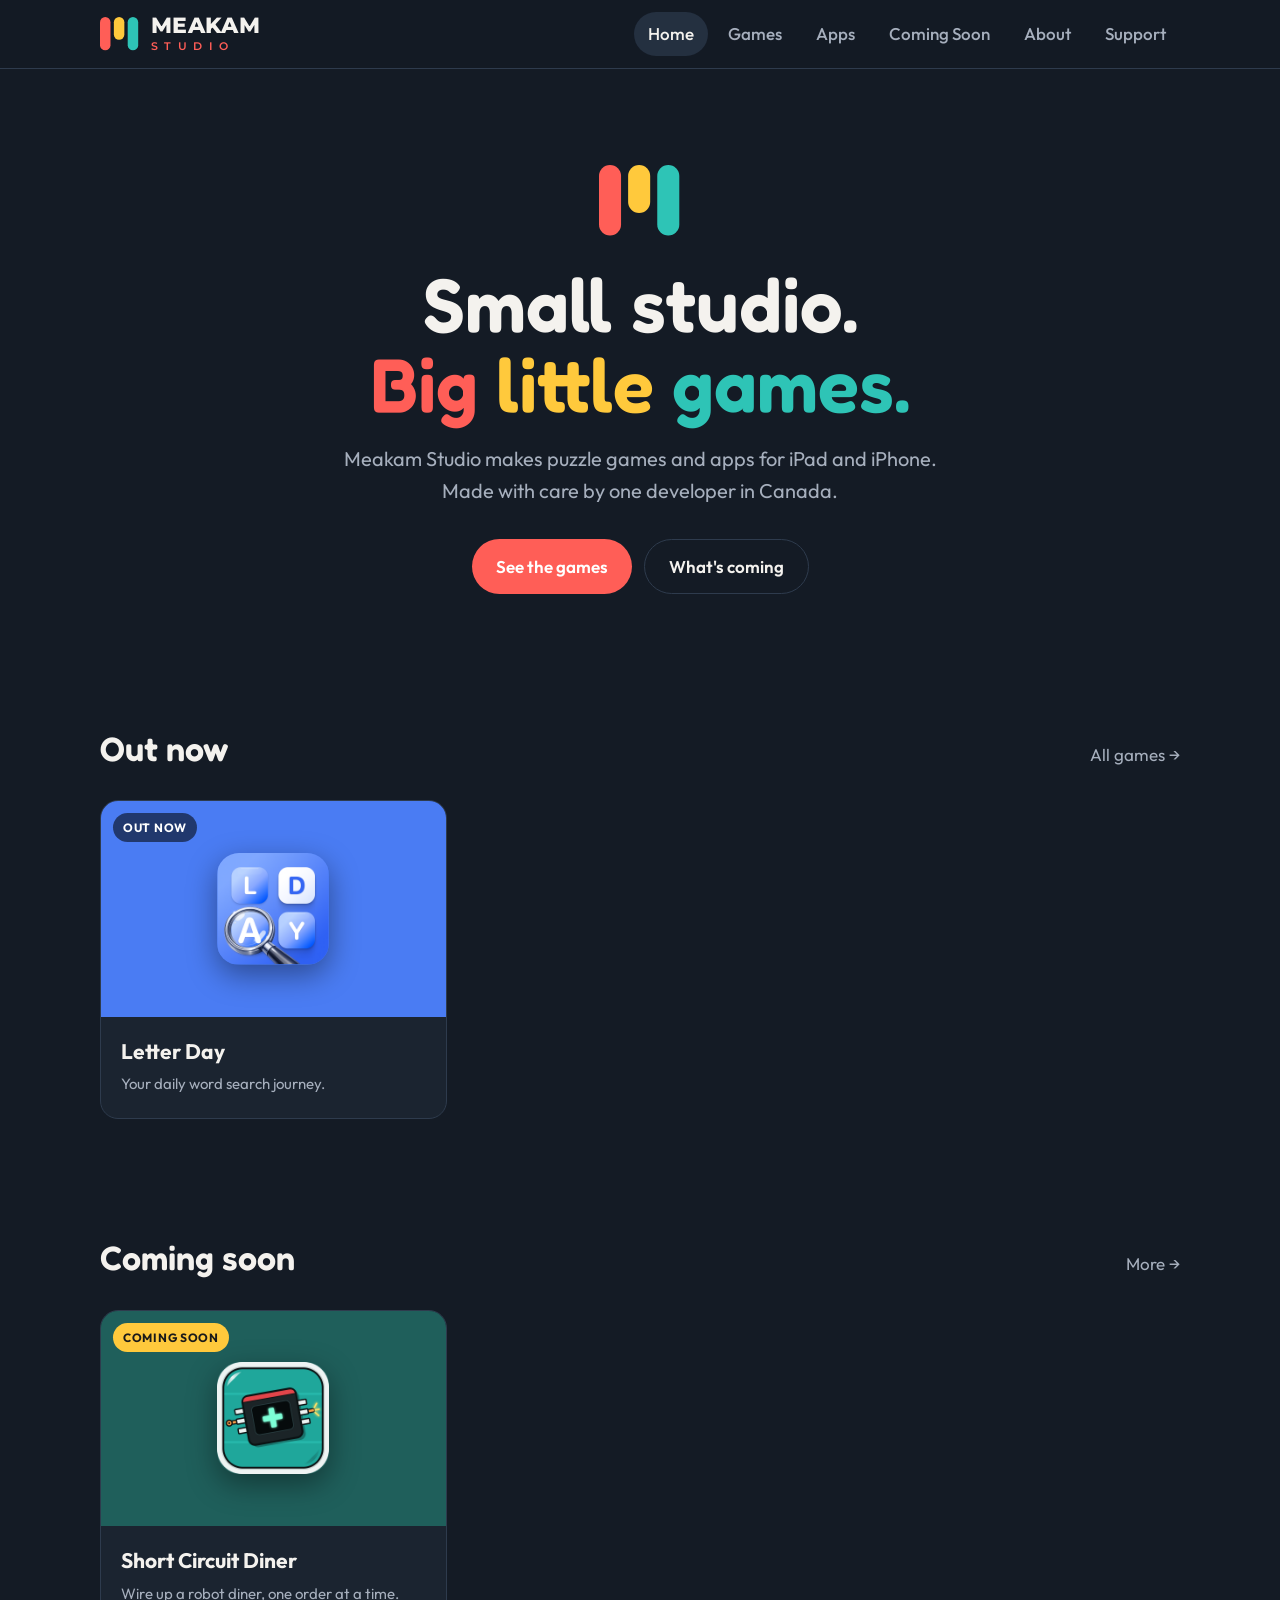
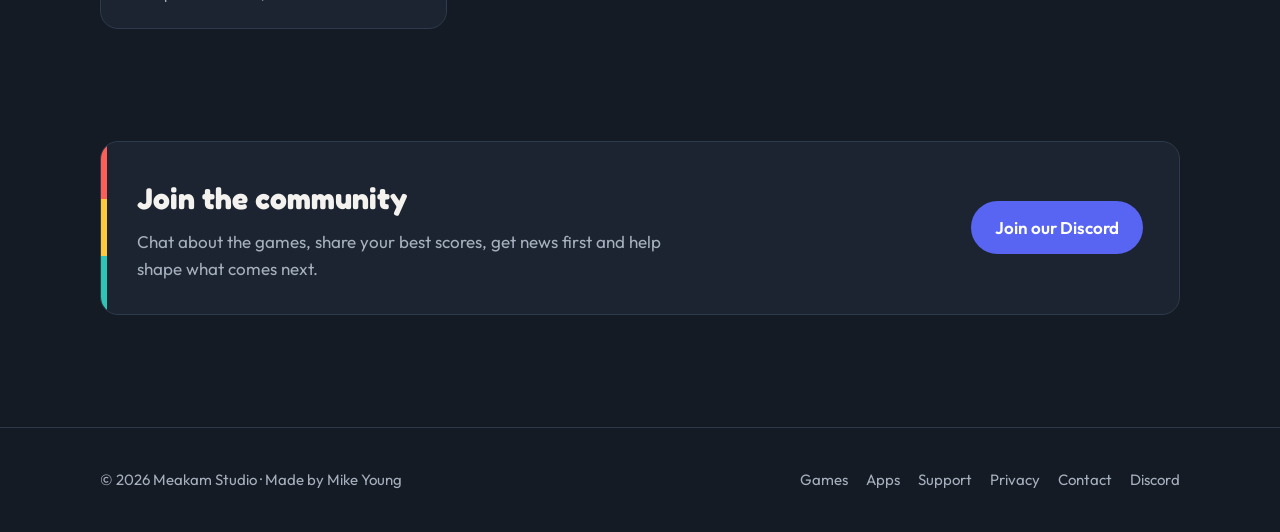
<file: index.html>
<!doctype html>
<html lang="en">
<head>
<meta charset="utf-8">
<meta name="viewport" content="width=device-width, initial-scale=1">
<title>Meakam Studio — Games and apps for iPad and iPhone</title>
<meta name="description" content="Meakam Studio — puzzle games and apps for iPad and iPhone by Mike Young.">
<link rel="icon" href="assets/favicon.png">
<link rel="apple-touch-icon" href="assets/apple-touch-icon.png">
<link rel="preconnect" href="https://fonts.googleapis.com">
<link rel="preconnect" href="https://fonts.gstatic.com" crossorigin>
<link href="https://fonts.googleapis.com/css2?family=Fredoka:wght@500;600&family=Montserrat:wght@600;800&family=Outfit:wght@400;500;600;700&display=swap" rel="stylesheet">
<link rel="stylesheet" href="css/style.css?v=5">
</head>
<body data-page="home">
<header id="site-header"></header>
<main>

<section class="hero">
  <div class="wrap">
    <img class="mark" src="/assets/brand/meakam-mark.svg" alt="">
    <h1>Small studio.<br><span>Big</span> <span class="y">little</span> <span class="t">games.</span></h1>
    <p>Meakam Studio makes puzzle games and apps for iPad and iPhone. Made with care by one developer in Canada.</p>
    <div class="btn-row">
      <a class="btn" href="games.html">See the games</a>
      <a class="btn ghost" href="upcoming.html">What's coming</a>
    </div>
  </div>
</section>

<section>
  <div class="wrap">
    <div class="section-title"><h2>Out now</h2><a href="games.html">All games →</a></div>
    <div data-list="all" data-status="released"></div>
  </div>
</section>

<section>
  <div class="wrap">
    <div class="section-title"><h2>Coming soon</h2><a href="upcoming.html">More →</a></div>
    <div data-list="all" data-status="coming-soon"></div>
  </div>
</section>

<section>
  <div class="wrap">
    <div class="community">
      <div>
        <h2>Join the community</h2>
        <p>Chat about the games, share your best scores, get news first and help shape what comes next.</p>
      </div>
      <a class="btn discord" href="https://discord.gg/af3x94nThv" target="_blank" rel="noopener">Join our Discord</a>
    </div>
  </div>
</section>
</main>
<footer id="site-footer"></footer>
<script src="js/projects.js?v=5"></script>
<script src="js/site.js?v=5"></script>
</body>
</html>
</file>
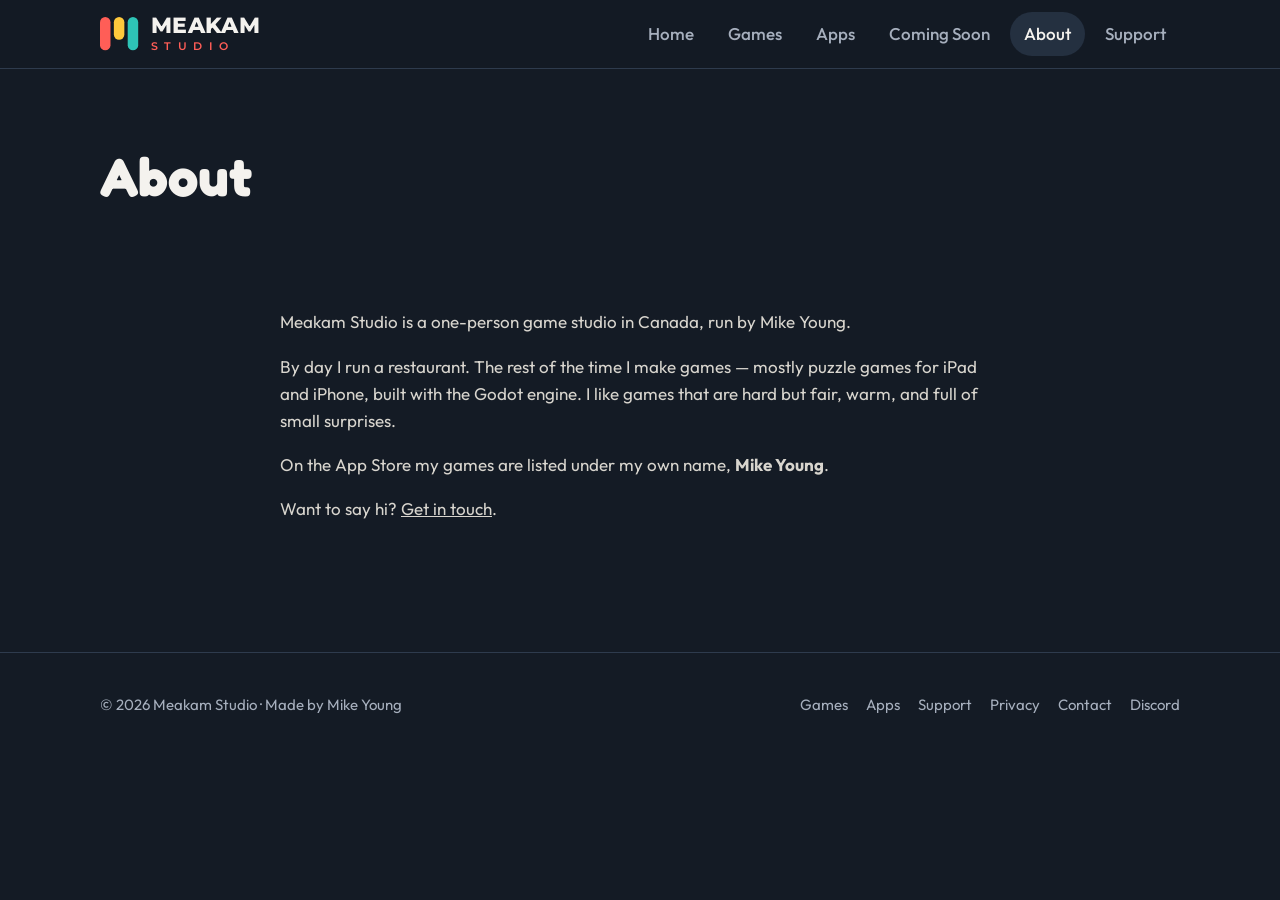
<file: about.html>
<!doctype html>
<html lang="en">
<head>
<meta charset="utf-8">
<meta name="viewport" content="width=device-width, initial-scale=1">
<title>About — Meakam Studio</title>
<meta name="description" content="Meakam Studio — puzzle games and apps for iPad and iPhone by Mike Young.">
<link rel="icon" href="assets/favicon.png">
<link rel="apple-touch-icon" href="assets/apple-touch-icon.png">
<link rel="preconnect" href="https://fonts.googleapis.com">
<link rel="preconnect" href="https://fonts.gstatic.com" crossorigin>
<link href="https://fonts.googleapis.com/css2?family=Fredoka:wght@500;600&family=Montserrat:wght@600;800&family=Outfit:wght@400;500;600;700&display=swap" rel="stylesheet">
<link rel="stylesheet" href="css/style.css?v=5">
</head>
<body data-page="about">
<header id="site-header"></header>
<main>

<div class="wrap page-head"><h1>About</h1></div>
<section>
  <div class="wrap prose">
    <p>Meakam Studio is a one-person game studio in Canada, run by Mike Young.</p>
    <p>By day I run a restaurant. The rest of the time I make games — mostly puzzle games for iPad and iPhone, built with the Godot engine. I like games that are hard but fair, warm, and full of small surprises.</p>
    <p>On the App Store my games are listed under my own name, <strong>Mike Young</strong>.</p>
    <p>Want to say hi? <a href="support.html">Get in touch</a>.</p>
  </div>
</section>
</main>
<footer id="site-footer"></footer>
<script src="js/projects.js?v=5"></script>
<script src="js/site.js?v=5"></script>
</body>
</html>
</file>
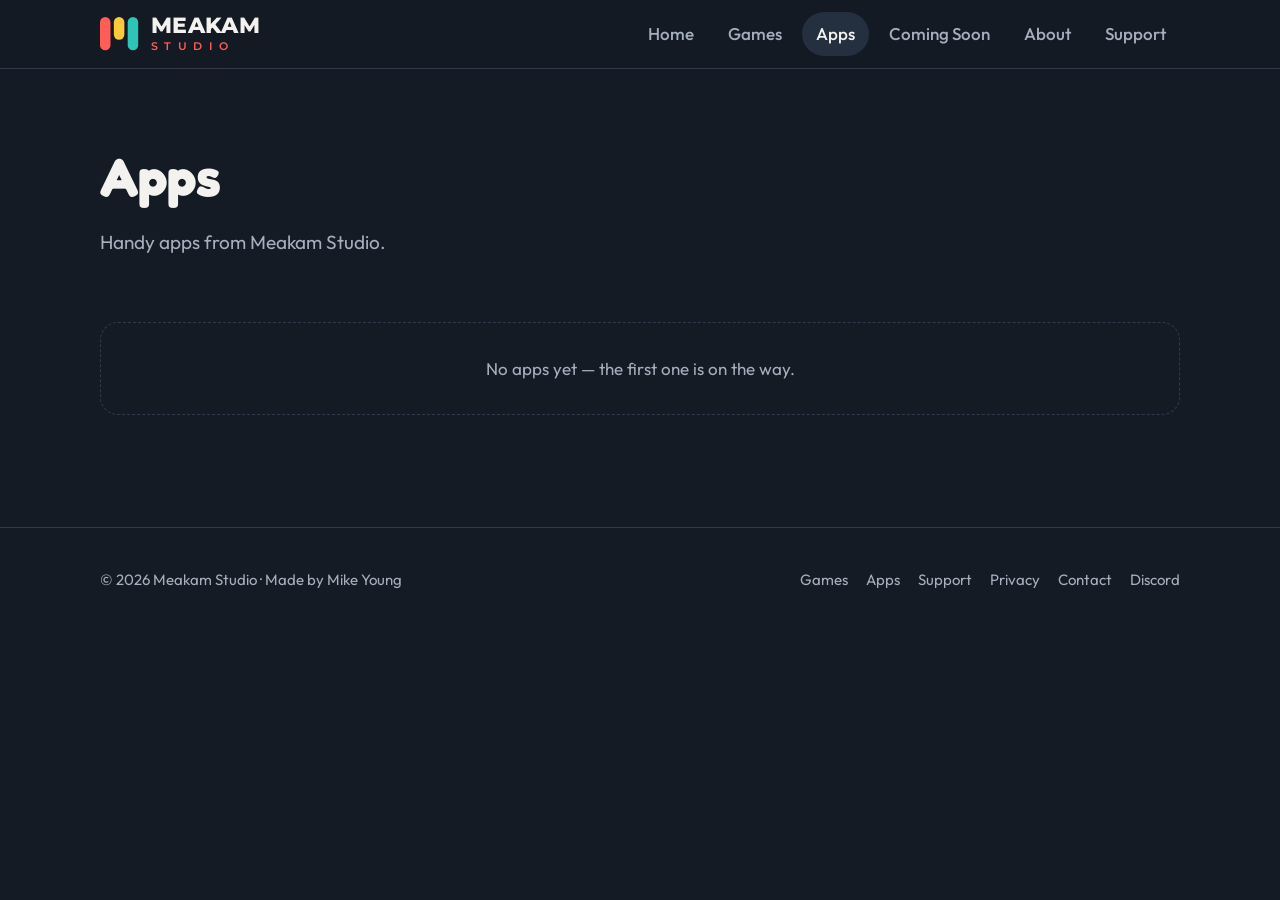
<file: apps.html>
<!doctype html>
<html lang="en">
<head>
<meta charset="utf-8">
<meta name="viewport" content="width=device-width, initial-scale=1">
<title>Apps — Meakam Studio</title>
<meta name="description" content="Meakam Studio — puzzle games and apps for iPad and iPhone by Mike Young.">
<link rel="icon" href="assets/favicon.png">
<link rel="apple-touch-icon" href="assets/apple-touch-icon.png">
<link rel="preconnect" href="https://fonts.googleapis.com">
<link rel="preconnect" href="https://fonts.gstatic.com" crossorigin>
<link href="https://fonts.googleapis.com/css2?family=Fredoka:wght@500;600&family=Montserrat:wght@600;800&family=Outfit:wght@400;500;600;700&display=swap" rel="stylesheet">
<link rel="stylesheet" href="css/style.css?v=5">
</head>
<body data-page="apps">
<header id="site-header"></header>
<main>

<div class="wrap page-head"><h1>Apps</h1><p>Handy apps from Meakam Studio.</p></div>
<section><div class="wrap"><div data-list="app" data-empty="No apps yet — the first one is on the way."></div></div></section>
</main>
<footer id="site-footer"></footer>
<script src="js/projects.js?v=5"></script>
<script src="js/site.js?v=5"></script>
</body>
</html>
</file>
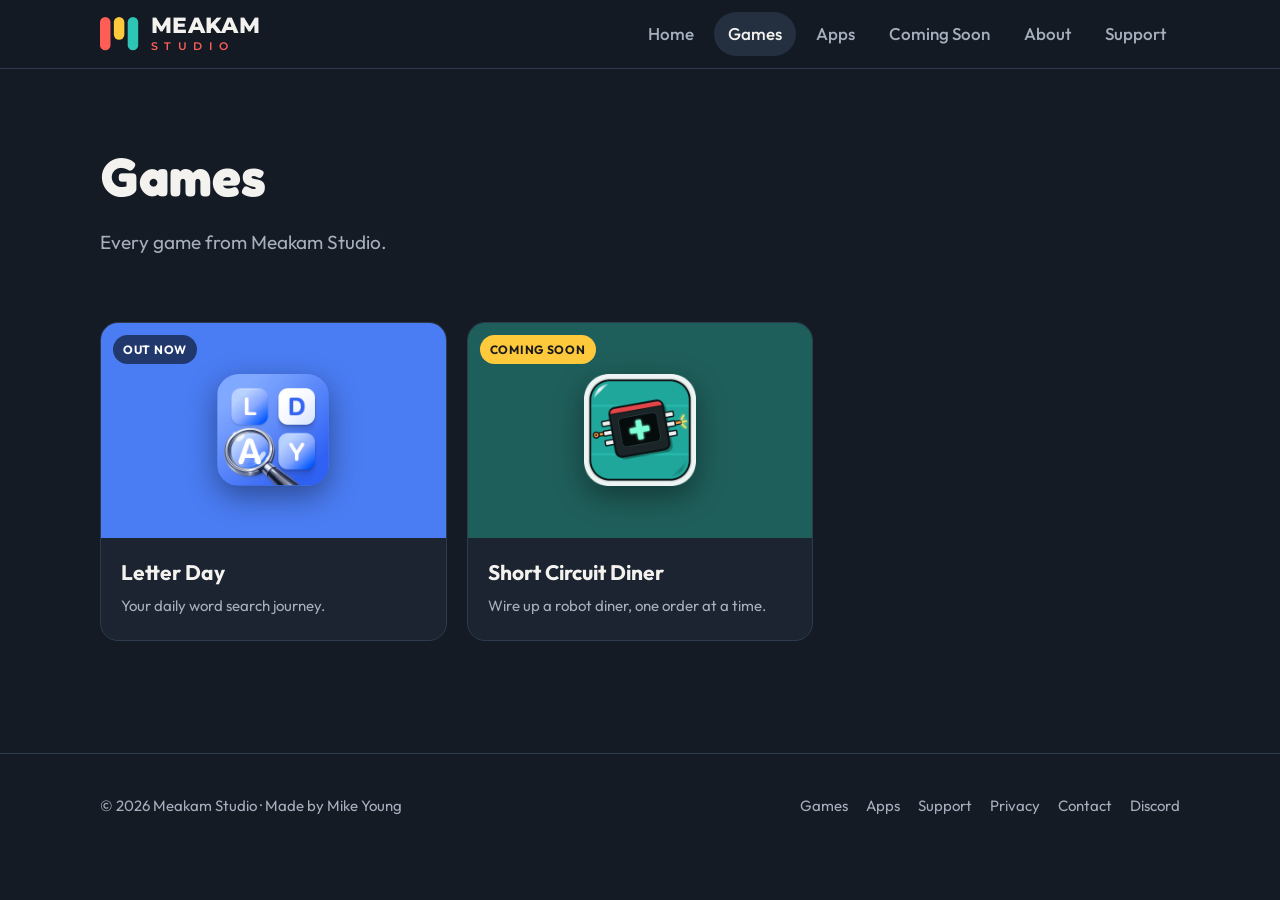
<file: games.html>
<!doctype html>
<html lang="en">
<head>
<meta charset="utf-8">
<meta name="viewport" content="width=device-width, initial-scale=1">
<title>Games — Meakam Studio</title>
<meta name="description" content="Meakam Studio — puzzle games and apps for iPad and iPhone by Mike Young.">
<link rel="icon" href="assets/favicon.png">
<link rel="apple-touch-icon" href="assets/apple-touch-icon.png">
<link rel="preconnect" href="https://fonts.googleapis.com">
<link rel="preconnect" href="https://fonts.gstatic.com" crossorigin>
<link href="https://fonts.googleapis.com/css2?family=Fredoka:wght@500;600&family=Montserrat:wght@600;800&family=Outfit:wght@400;500;600;700&display=swap" rel="stylesheet">
<link rel="stylesheet" href="css/style.css?v=5">
</head>
<body data-page="games">
<header id="site-header"></header>
<main>

<div class="wrap page-head"><h1>Games</h1><p>Every game from Meakam Studio.</p></div>
<section><div class="wrap"><div data-list="game"></div></div></section>
</main>
<footer id="site-footer"></footer>
<script src="js/projects.js?v=5"></script>
<script src="js/site.js?v=5"></script>
</body>
</html>
</file>
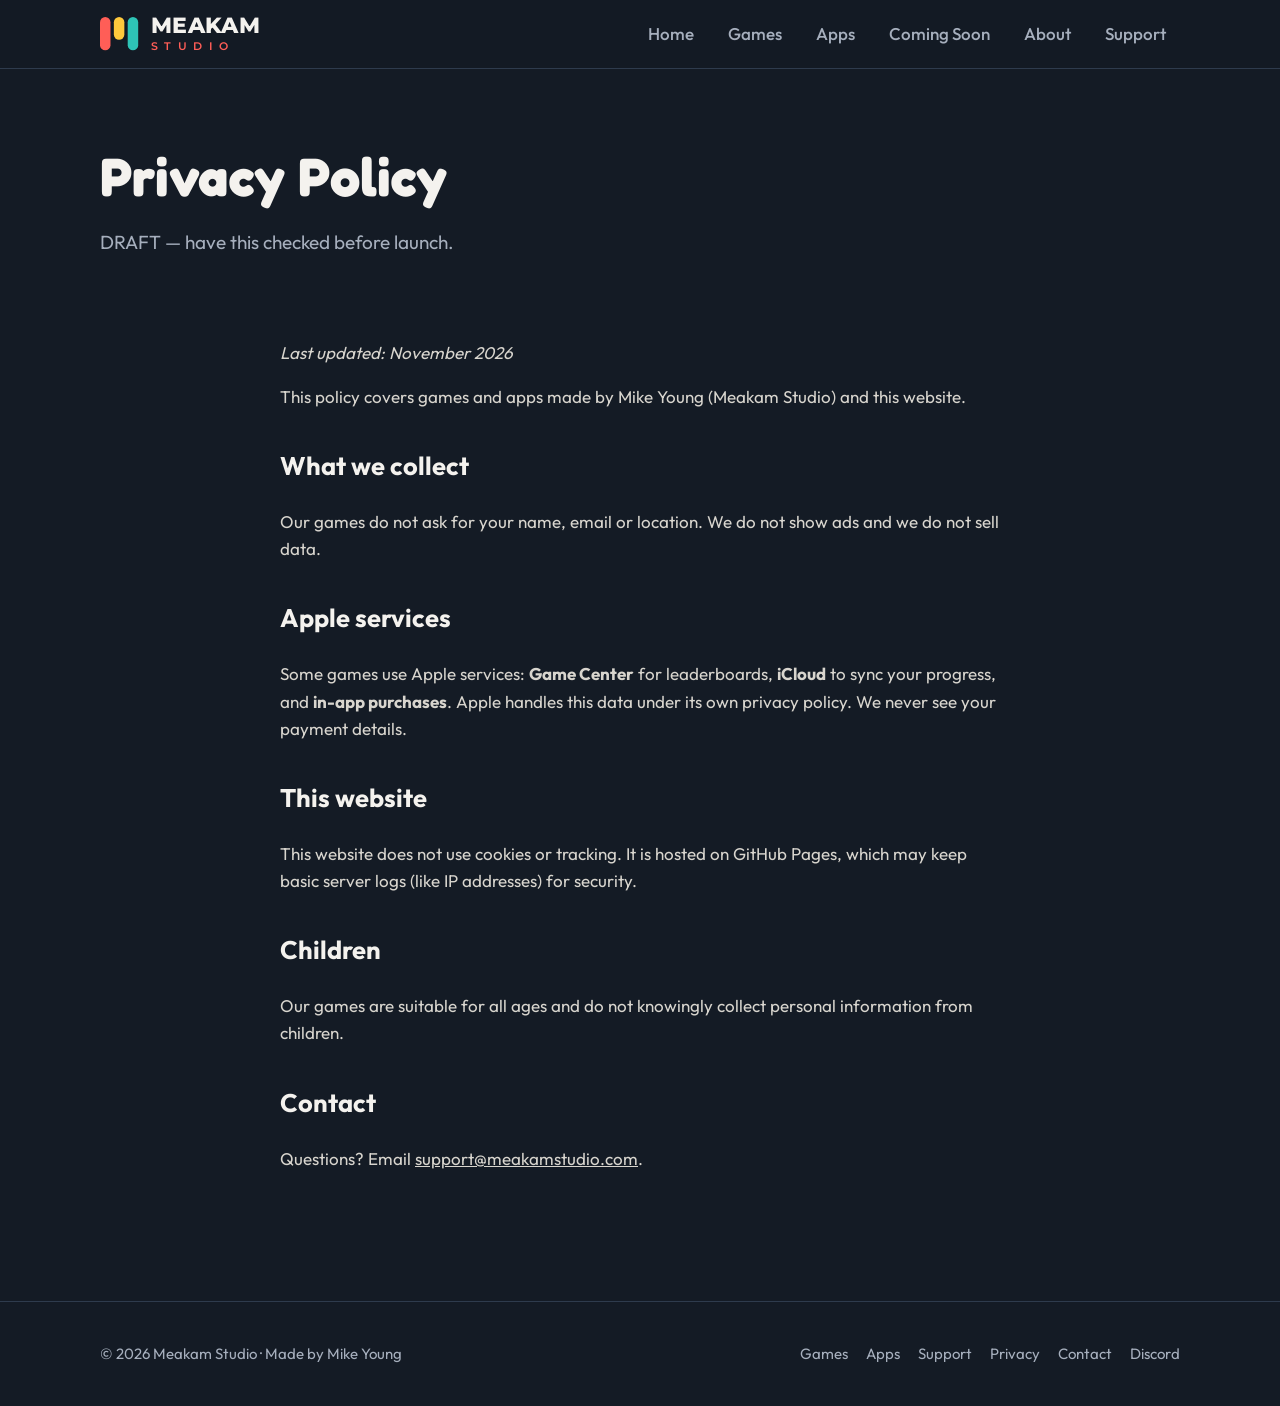
<file: privacy.html>
<!doctype html>
<html lang="en">
<head>
<meta charset="utf-8">
<meta name="viewport" content="width=device-width, initial-scale=1">
<title>Privacy Policy — Meakam Studio</title>
<meta name="description" content="Meakam Studio — puzzle games and apps for iPad and iPhone by Mike Young.">
<link rel="icon" href="assets/favicon.png">
<link rel="apple-touch-icon" href="assets/apple-touch-icon.png">
<link rel="preconnect" href="https://fonts.googleapis.com">
<link rel="preconnect" href="https://fonts.gstatic.com" crossorigin>
<link href="https://fonts.googleapis.com/css2?family=Fredoka:wght@500;600&family=Montserrat:wght@600;800&family=Outfit:wght@400;500;600;700&display=swap" rel="stylesheet">
<link rel="stylesheet" href="css/style.css?v=5">
</head>
<body data-page="">
<header id="site-header"></header>
<main>

<div class="wrap page-head"><h1>Privacy Policy</h1><p>DRAFT — have this checked before launch.</p></div>
<section>
  <div class="wrap prose">
    <p><em>Last updated: November 2026</em></p>
    <p>This policy covers games and apps made by Mike Young (Meakam Studio) and this website.</p>
    <h2>What we collect</h2>
    <p>Our games do not ask for your name, email or location. We do not show ads and we do not sell data.</p>
    <h2>Apple services</h2>
    <p>Some games use Apple services: <strong>Game Center</strong> for leaderboards, <strong>iCloud</strong> to sync your progress, and <strong>in-app purchases</strong>. Apple handles this data under its own privacy policy. We never see your payment details.</p>
    <h2>This website</h2>
    <p>This website does not use cookies or tracking. It is hosted on GitHub Pages, which may keep basic server logs (like IP addresses) for security.</p>
    <h2>Children</h2>
    <p>Our games are suitable for all ages and do not knowingly collect personal information from children.</p>
    <h2>Contact</h2>
    <p>Questions? Email <a id="privacy-email" href="#"></a>.</p>
  </div>
</section>
<script>
  document.addEventListener("DOMContentLoaded", () => {
    const e = (window.STUDIO || {}).email; const a = document.getElementById("privacy-email");
    a.textContent = e; a.href = "mailto:" + e;
  });
</script>
</main>
<footer id="site-footer"></footer>
<script src="js/projects.js?v=5"></script>
<script src="js/site.js?v=5"></script>
</body>
</html>
</file>
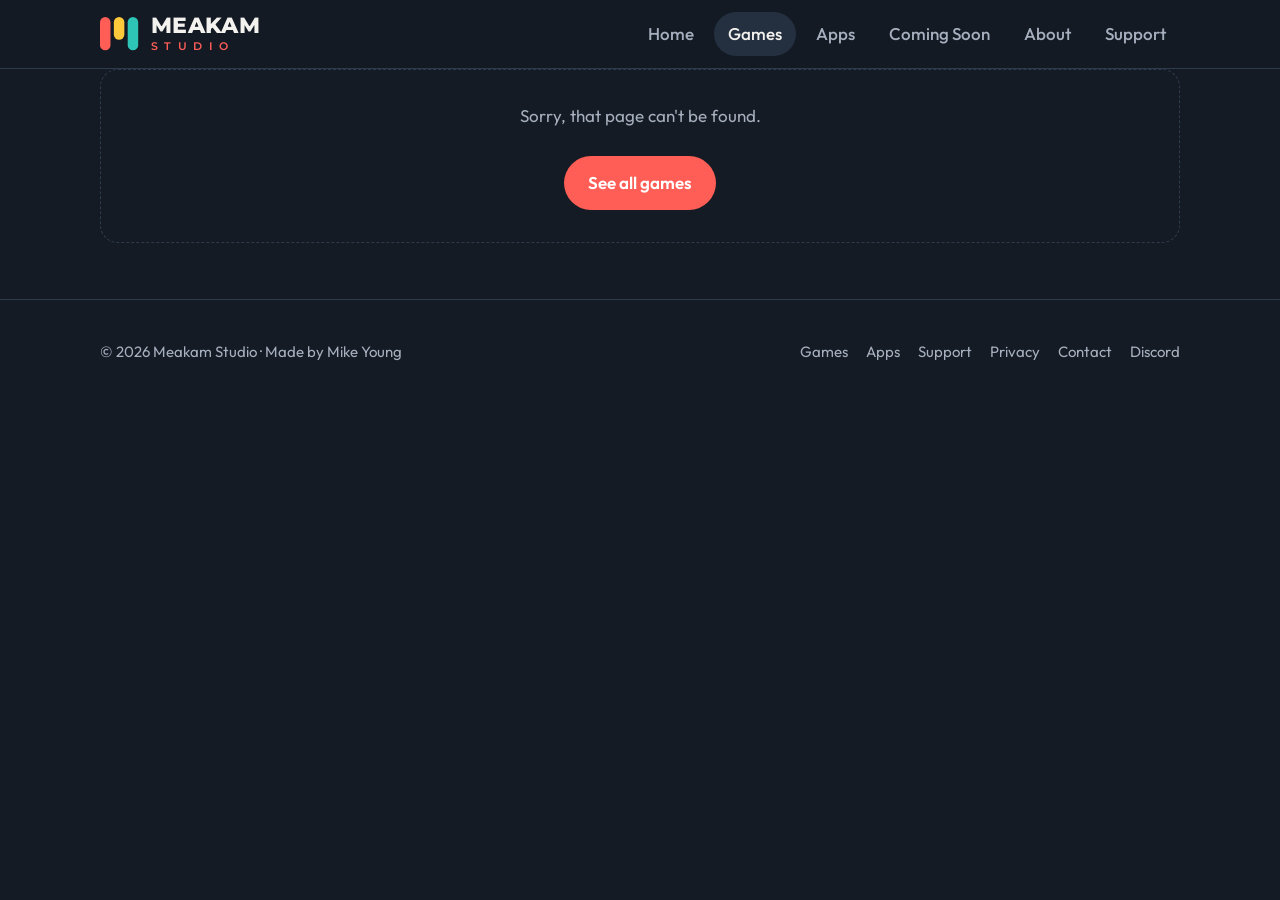
<file: project.html>
<!doctype html>
<html lang="en">
<head>
<meta charset="utf-8">
<meta name="viewport" content="width=device-width, initial-scale=1">
<title>Meakam Studio</title>
<meta name="description" content="Meakam Studio — puzzle games and apps for iPad and iPhone by Mike Young.">
<link rel="icon" href="assets/favicon.png">
<link rel="apple-touch-icon" href="assets/apple-touch-icon.png">
<link rel="preconnect" href="https://fonts.googleapis.com">
<link rel="preconnect" href="https://fonts.gstatic.com" crossorigin>
<link href="https://fonts.googleapis.com/css2?family=Fredoka:wght@500;600&family=Montserrat:wght@600;800&family=Outfit:wght@400;500;600;700&display=swap" rel="stylesheet">
<link rel="stylesheet" href="css/style.css?v=5">
</head>
<body data-page="games">
<header id="site-header"></header>
<main>

<div id="project"></div>
</main>
<footer id="site-footer"></footer>
<script src="js/projects.js?v=5"></script>
<script src="js/site.js?v=5"></script>
</body>
</html>
</file>
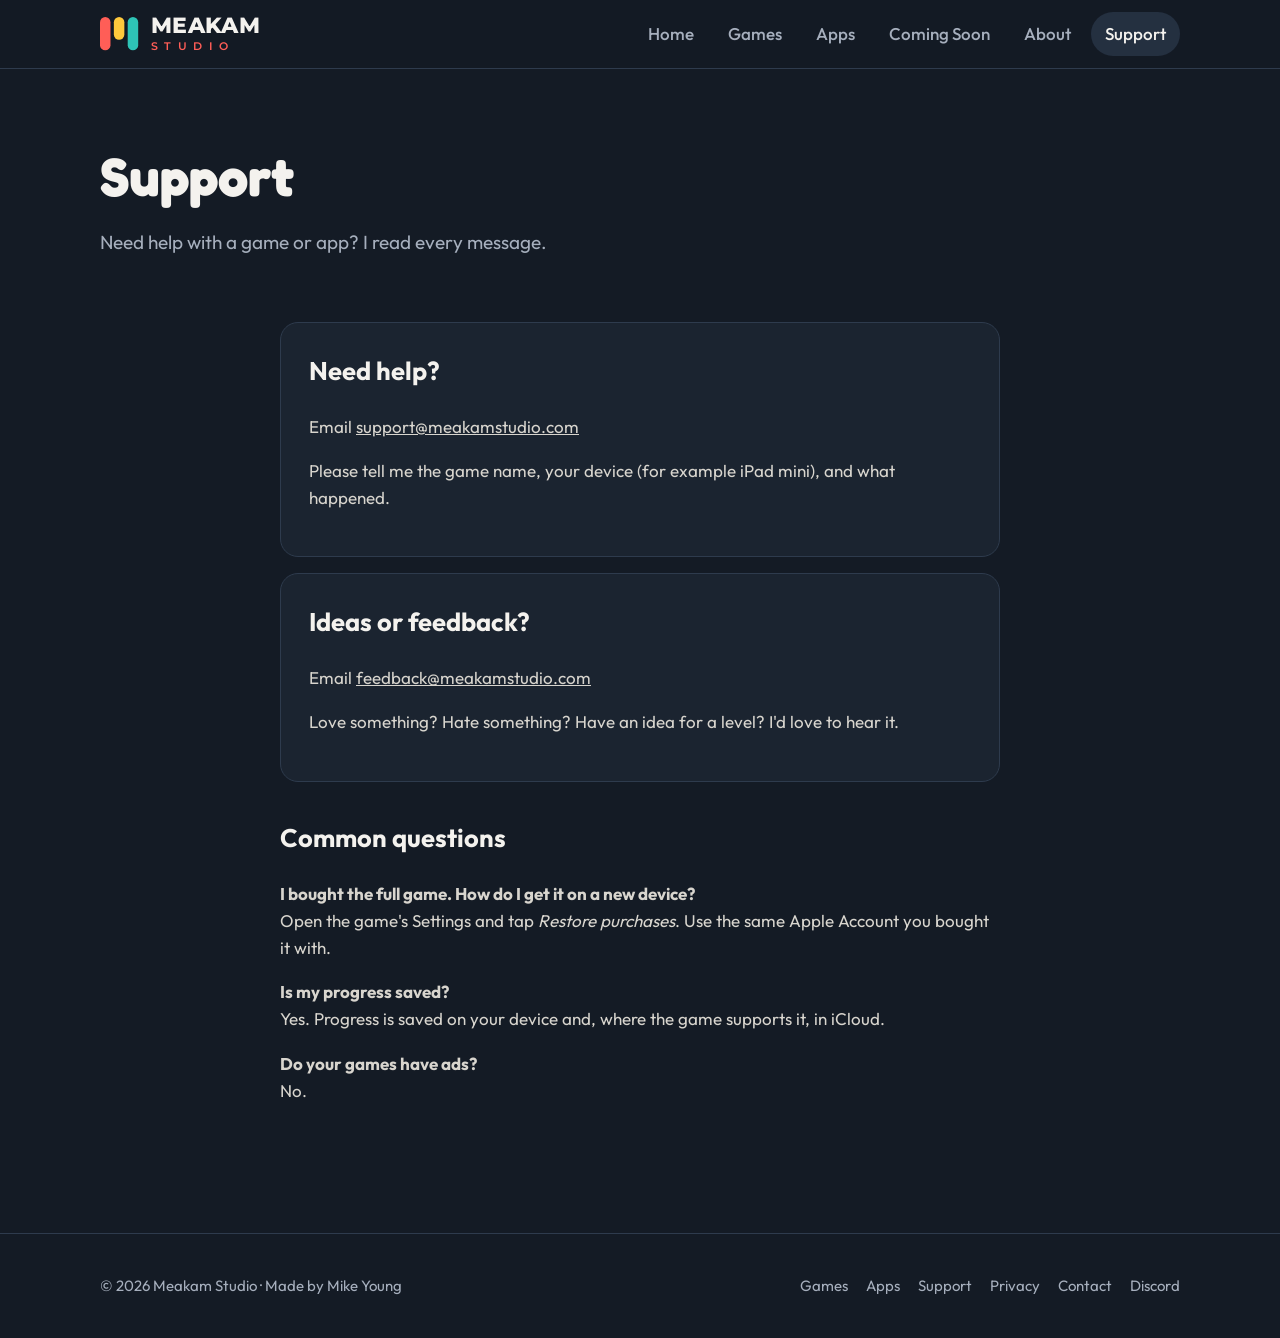
<file: support.html>
<!doctype html>
<html lang="en">
<head>
<meta charset="utf-8">
<meta name="viewport" content="width=device-width, initial-scale=1">
<title>Support — Meakam Studio</title>
<meta name="description" content="Meakam Studio — puzzle games and apps for iPad and iPhone by Mike Young.">
<link rel="icon" href="assets/favicon.png">
<link rel="apple-touch-icon" href="assets/apple-touch-icon.png">
<link rel="preconnect" href="https://fonts.googleapis.com">
<link rel="preconnect" href="https://fonts.gstatic.com" crossorigin>
<link href="https://fonts.googleapis.com/css2?family=Fredoka:wght@500;600&family=Montserrat:wght@600;800&family=Outfit:wght@400;500;600;700&display=swap" rel="stylesheet">
<link rel="stylesheet" href="css/style.css?v=5">
</head>
<body data-page="support">
<header id="site-header"></header>
<main>

<div class="wrap page-head"><h1>Support</h1><p>Need help with a game or app? I read every message.</p></div>
<section>
  <div class="wrap prose">
    <div class="panel">
      <h2 style="margin-top:0">Need help?</h2>
      <p>Email <a href="mailto:support@meakamstudio.com">support@meakamstudio.com</a></p>
      <p>Please tell me the game name, your device (for example iPad mini), and what happened.</p>
    </div>
    <div class="panel" style="margin-top:16px">
      <h2 style="margin-top:0">Ideas or feedback?</h2>
      <p>Email <a href="mailto:feedback@meakamstudio.com">feedback@meakamstudio.com</a></p>
      <p>Love something? Hate something? Have an idea for a level? I'd love to hear it.</p>
    </div>
    <h2>Common questions</h2>
    <p><strong>I bought the full game. How do I get it on a new device?</strong><br>
    Open the game's Settings and tap <em>Restore purchases</em>. Use the same Apple Account you bought it with.</p>
    <p><strong>Is my progress saved?</strong><br>
    Yes. Progress is saved on your device and, where the game supports it, in iCloud.</p>
    <p><strong>Do your games have ads?</strong><br>
    No.</p>
  </div>
</section>
</main>
<footer id="site-footer"></footer>
<script src="js/projects.js?v=5"></script>
<script src="js/site.js?v=5"></script>
</body>
</html>
</file>
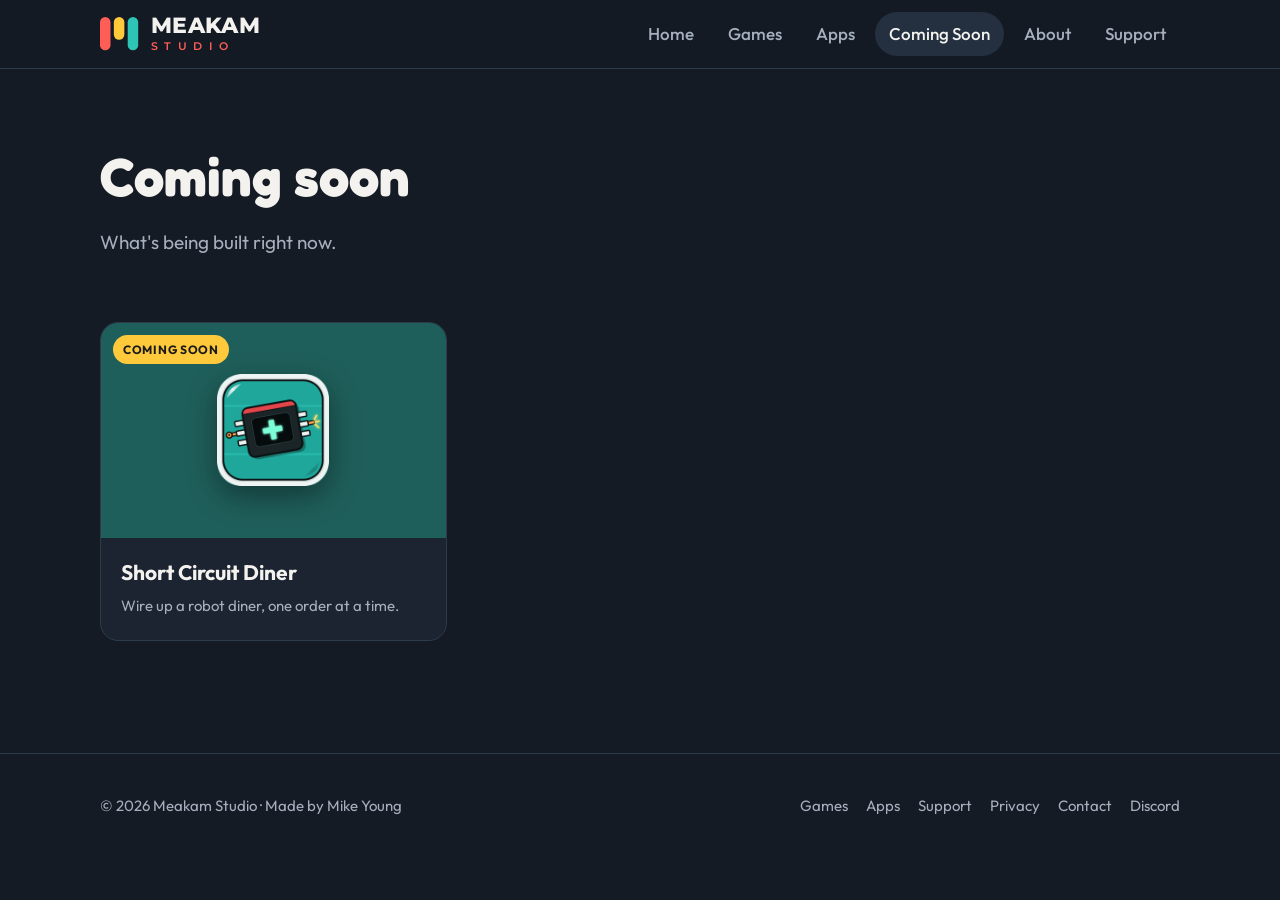
<file: upcoming.html>
<!doctype html>
<html lang="en">
<head>
<meta charset="utf-8">
<meta name="viewport" content="width=device-width, initial-scale=1">
<title>Coming Soon — Meakam Studio</title>
<meta name="description" content="Meakam Studio — puzzle games and apps for iPad and iPhone by Mike Young.">
<link rel="icon" href="assets/favicon.png">
<link rel="apple-touch-icon" href="assets/apple-touch-icon.png">
<link rel="preconnect" href="https://fonts.googleapis.com">
<link rel="preconnect" href="https://fonts.gstatic.com" crossorigin>
<link href="https://fonts.googleapis.com/css2?family=Fredoka:wght@500;600&family=Montserrat:wght@600;800&family=Outfit:wght@400;500;600;700&display=swap" rel="stylesheet">
<link rel="stylesheet" href="css/style.css?v=5">
</head>
<body data-page="upcoming">
<header id="site-header"></header>
<main>

<div class="wrap page-head"><h1>Coming soon</h1><p>What's being built right now.</p></div>
<section><div class="wrap"><div data-list="all" data-status="coming-soon"></div></div></section>
</main>
<footer id="site-footer"></footer>
<script src="js/projects.js?v=5"></script>
<script src="js/site.js?v=5"></script>
</body>
</html>
</file>
<file: css/style.css>
:root {
  --bg: #141b25;
  --panel: #1b2430;
  --panel-2: #243040;
  --line: #2e3b4d;
  --text: #f4f2ee;
  --muted: #a6afbd;
  --accent: #ff5e57;
  --accent-2: #ffc93c;
  --accent-3: #2ec4b6;
  --radius: 18px;
  --max: 1120px;
}

* { box-sizing: border-box; }
html { scroll-behavior: smooth; }
body {
  margin: 0;
  background: var(--bg);
  color: var(--text);
  font-family: "Outfit", system-ui, -apple-system, sans-serif;
  font-size: 17px;
  line-height: 1.6;
}
img { max-width: 100%; display: block; }
a { color: inherit; }

.wrap { max-width: var(--max); margin: 0 auto; padding: 0 20px; }

/* ---------- Header ---------- */
.site-header {
  position: sticky; top: 0; z-index: 50;
  background: rgba(20, 27, 37, 0.88);
  backdrop-filter: blur(12px);
  border-bottom: 1px solid var(--line);
}
.site-header .wrap {
  display: flex; align-items: center; justify-content: space-between;
  height: 68px;
}
.logo { display: flex; align-items: center; gap: 12px; text-decoration: none; }
.logo-mark { height: 34px; width: auto; }
.logo-text { display: flex; flex-direction: column; line-height: 1; font-family: "Montserrat", sans-serif; }
.logo-text b { font-weight: 800; font-size: 22px; letter-spacing: .02em; color: var(--text); }
.logo-text small { font-weight: 600; font-size: 10.5px; letter-spacing: .62em; color: var(--accent); margin-top: 5px; }
.nav { display: flex; gap: 6px; }
.nav a {
  text-decoration: none; color: var(--muted);
  padding: 8px 14px; border-radius: 999px; font-weight: 500;
}
.nav a:hover, .nav a.active { color: var(--text); background: var(--panel-2); }
.menu-btn {
  display: none; background: none; border: 0; color: var(--text);
  font-size: 28px; cursor: pointer;
}

/* ---------- Hero ---------- */
.hero { padding: 96px 0 72px; text-align: center; }
.hero h1 {
  font-family: "Fredoka", "Outfit", sans-serif;
  font-size: clamp(40px, 7vw, 76px);
  line-height: 1.05; margin: 0 0 18px; font-weight: 600;
}
.hero h1 span { color: var(--accent); }
.hero h1 span.y { color: var(--accent-2); }
.hero h1 span.t { color: var(--accent-3); }
.hero .mark { height: 72px; margin: 0 auto 28px; }
.hero p { color: var(--muted); font-size: 20px; max-width: 620px; margin: 0 auto 32px; }

.btn {
  display: inline-flex; align-items: center; gap: 8px;
  padding: 13px 24px; border-radius: 999px;
  font-weight: 600; text-decoration: none;
  background: var(--accent); color: #fff; border: 0;
}
.btn:hover { filter: brightness(1.1); }
.btn.ghost { background: transparent; border: 1px solid var(--line); color: var(--text); }
.btn-row { display: flex; gap: 12px; justify-content: center; flex-wrap: wrap; }

/* ---------- Sections ---------- */
section { padding: 56px 0; }
.section-title {
  display: flex; align-items: baseline; justify-content: space-between;
  gap: 16px; margin-bottom: 24px;
}
.section-title h2 {
  font-family: "Fredoka", "Outfit", sans-serif;
  font-size: 34px; margin: 0; font-weight: 600;
}
.section-title a { color: var(--muted); text-decoration: none; }
.section-title a:hover { color: var(--text); }
.page-head { padding-top: 64px; padding-bottom: 8px; }
.page-head h1 {
  font-family: "Fredoka", "Outfit", sans-serif;
  font-size: clamp(36px, 5vw, 54px); margin: 0 0 8px;
}
.page-head p { color: var(--muted); margin: 0; font-size: 19px; }

/* ---------- Cards ---------- */
.grid {
  display: grid; gap: 20px;
  grid-template-columns: repeat(auto-fill, minmax(300px, 1fr));
}
.card {
  background: var(--panel); border: 1px solid var(--line);
  border-radius: var(--radius); overflow: hidden;
  text-decoration: none; display: flex; flex-direction: column;
  transition: transform .2s, border-color .2s;
}
.card:hover { transform: translateY(-4px); border-color: #3a4150; }
.card-art {
  aspect-ratio: 16 / 10; position: relative;
  display: grid; place-items: center; overflow: hidden;
}
.card-art img.shot { position: absolute; inset: 0; width: 100%; height: 100%; object-fit: cover; }
.card-art img.icon {
  width: 112px; height: 112px; border-radius: 22px; position: relative;
  box-shadow: 0 10px 30px rgba(0,0,0,.4);
}
.card-body { padding: 18px 20px 22px; }
.card-body h3 { margin: 0 0 4px; font-size: 21px; }
.card-body p { margin: 0; color: var(--muted); font-size: 15px; }
.badge {
  position: absolute; top: 12px; left: 12px;
  font-size: 12px; font-weight: 700; letter-spacing: .06em; text-transform: uppercase;
  padding: 5px 10px; border-radius: 999px; background: rgba(0,0,0,.55); color: #fff;
}
.badge.soon { background: var(--accent-2); color: #1a1a1a; }
.empty {
  border: 1px dashed var(--line); border-radius: var(--radius);
  padding: 32px; text-align: center; color: var(--muted);
}

/* ---------- Project page ---------- */
.project-hero { padding: 56px 0 24px; }
.project-top { display: flex; gap: 28px; align-items: center; flex-wrap: wrap; }
.project-top img.icon { width: 140px; height: 140px; border-radius: 32px; box-shadow: 0 14px 40px rgba(0,0,0,.45); }
.project-top h1 {
  font-family: "Fredoka", "Outfit", sans-serif;
  font-size: clamp(34px, 5vw, 52px); margin: 0; line-height: 1.1;
}
.project-top .tagline { color: var(--muted); font-size: 19px; margin: 6px 0 14px; }
.chips { display: flex; gap: 8px; flex-wrap: wrap; margin-bottom: 18px; }
.chip { font-size: 13px; padding: 4px 12px; border-radius: 999px; background: var(--panel-2); color: var(--muted); }

.app-store-badge {
  display: inline-flex; align-items: center; gap: 10px;
  background: #000; color: #fff; text-decoration: none;
  border: 1px solid #555; border-radius: 12px; padding: 8px 18px;
}
.get-row { display: flex; flex-wrap: wrap; gap: 12px; align-items: stretch; }
.app-store-badge { min-height: 54px; }
.fb-badge { background: #1877f2; border-color: #1877f2; }
.fb-badge:hover, .app-store-badge:hover { filter: brightness(1.1); }
.fb-badge svg { width: 26px; height: 26px; flex: none; }
.soon-badge {
  display: inline-flex; align-items: center; min-height: 54px; padding: 0 20px;
  border-radius: 12px; background: var(--accent-2); color: #1a1a1a; font-weight: 700;
}
.app-store-badge small { display: block; font-size: 11px; line-height: 1; }
.app-store-badge strong { display: block; font-size: 20px; line-height: 1.2; }

.shots {
  display: flex; gap: 16px; overflow-x: auto; padding-bottom: 12px;
  scroll-snap-type: x mandatory;
}
.shots img {
  height: 360px; width: auto; border-radius: 14px;
  scroll-snap-align: start; border: 1px solid var(--line); cursor: zoom-in;
}
.video {
  aspect-ratio: 16 / 9; border-radius: var(--radius); overflow: hidden;
  border: 1px solid var(--line); background: #000;
}
.video iframe { width: 100%; height: 100%; border: 0; }
.two-col { display: grid; grid-template-columns: 1.4fr 1fr; gap: 40px; }
.features { list-style: none; padding: 0; margin: 0; }
.features li { padding: 10px 0 10px 30px; position: relative; border-bottom: 1px solid var(--line); }
.features li::before {
  content: ""; position: absolute; left: 6px; top: 16px;
  width: 8px; height: 16px; border-radius: 4px; background: var(--accent);
}
.features li:nth-child(3n+2)::before { background: var(--accent-2); }
.features li:nth-child(3n)::before { background: var(--accent-3); }

/* lightbox */
.lightbox {
  position: fixed; inset: 0; background: rgba(0,0,0,.9);
  display: none; place-items: center; z-index: 100; padding: 20px; cursor: zoom-out;
}
.lightbox.open { display: grid; }
.lightbox img { max-height: 92vh; border-radius: 12px; }

/* ---------- Text pages ---------- */
.prose { max-width: 760px; }
.prose h2 { margin-top: 36px; }
.prose p, .prose li { color: #d8d5ce; }
.panel {
  background: var(--panel); border: 1px solid var(--line);
  border-radius: var(--radius); padding: 28px;
}

/* ---------- Community ---------- */
.community {
  display: flex; align-items: center; justify-content: space-between; gap: 24px; flex-wrap: wrap;
  background: var(--panel); border: 1px solid var(--line); border-radius: var(--radius);
  padding: 32px 36px; position: relative; overflow: hidden;
}
.community::before {
  content: ""; position: absolute; left: 0; top: 0; bottom: 0; width: 6px;
  background: linear-gradient(var(--accent) 0 33%, var(--accent-2) 33% 66%, var(--accent-3) 66%);
}
.community h2 { font-family: "Fredoka", "Outfit", sans-serif; font-size: 30px; margin: 0 0 6px; }
.community p { color: var(--muted); margin: 0; max-width: 560px; }
.btn.discord { background: #5865f2; }

/* ---------- Footer ---------- */
.site-footer { border-top: 1px solid var(--line); padding: 40px 0; margin-top: 56px; color: var(--muted); font-size: 15px; }
.site-footer .wrap { display: flex; justify-content: space-between; gap: 20px; flex-wrap: wrap; }
.site-footer nav { display: flex; gap: 18px; flex-wrap: wrap; }
.site-footer a { text-decoration: none; }
.site-footer a:hover { color: var(--text); }

/* ---------- Phone ---------- */
@media (max-width: 760px) {
  .menu-btn { display: block; }
  .nav {
    display: none; position: absolute; top: 68px; left: 0; right: 0;
    flex-direction: column; background: var(--bg);
    border-bottom: 1px solid var(--line); padding: 10px 16px 16px;
  }
  .nav.open { display: flex; }
  .two-col { grid-template-columns: 1fr; }
  .shots img { height: 260px; }
  .hero { padding: 64px 0 48px; }
}
</file>
